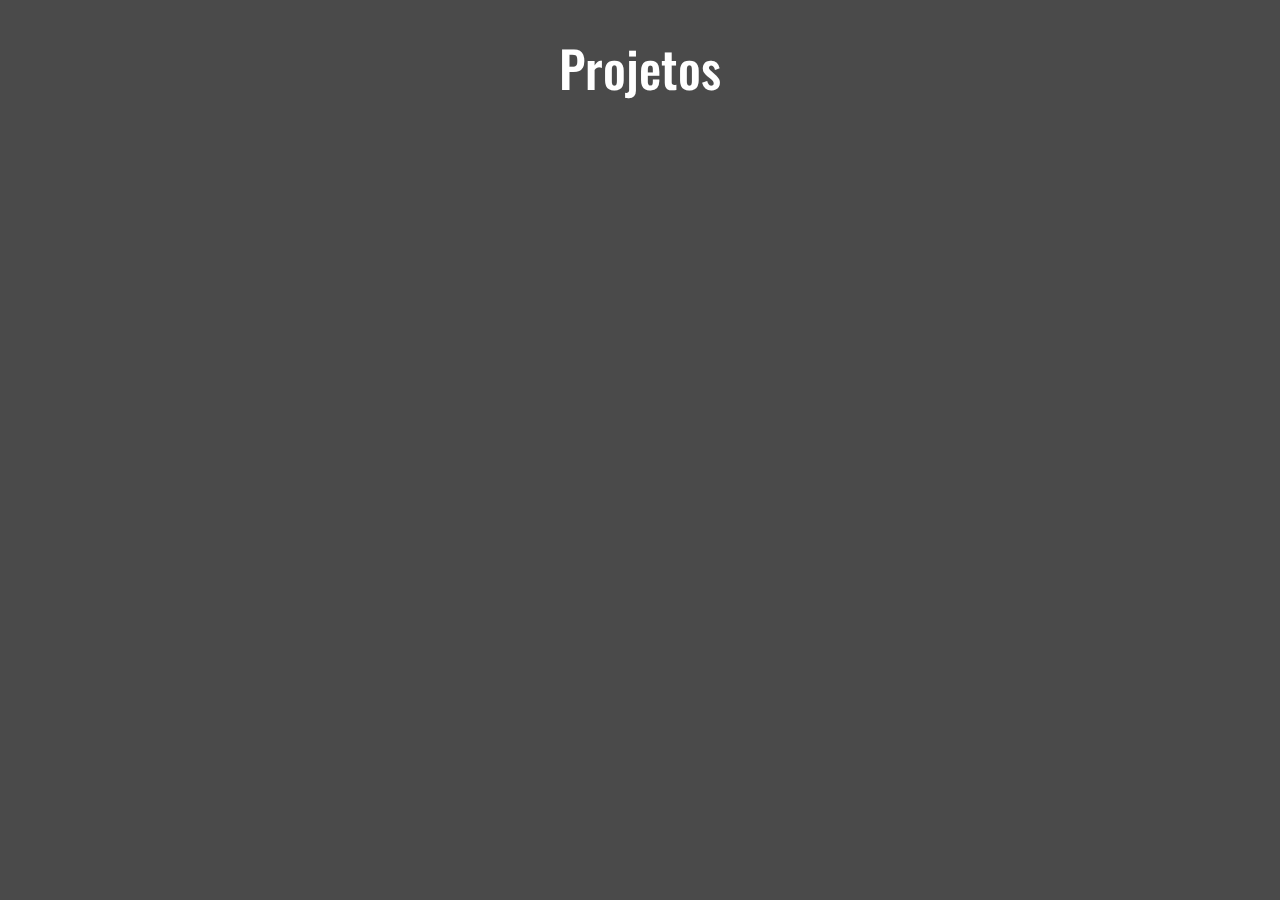
<file: index.html>
<!DOCTYPE html>
<html lang="pt-br">
<head>
    <meta charset="UTF-8">
    <meta name="viewport" content="width: device-width, initial-scale=1">
    <title>Projetos</title>
    <link href="https://fonts.googleapis.com/css?family=Oswald:500" rel="stylesheet">
    <style type="text/css">
    
        body {
            background-color: #4a4a4a;
            text-align: center;
        }
        
        a {
            text-decoration: none;
            color: #fff;
            font-size: 50px;
        }
        
        h3 {
            font-size: 30px;
            font-family: 'Oswald', sans-serif;
            font-weight: 500;
        }
        
        @media (max-width: 500px) {
            a {
                font-size: 100px;
            }
        }
    </style>
</head>
<body>
    <h3><a href="pm-proj004">Projetos</a></h3>
</body>
</html>
</file>
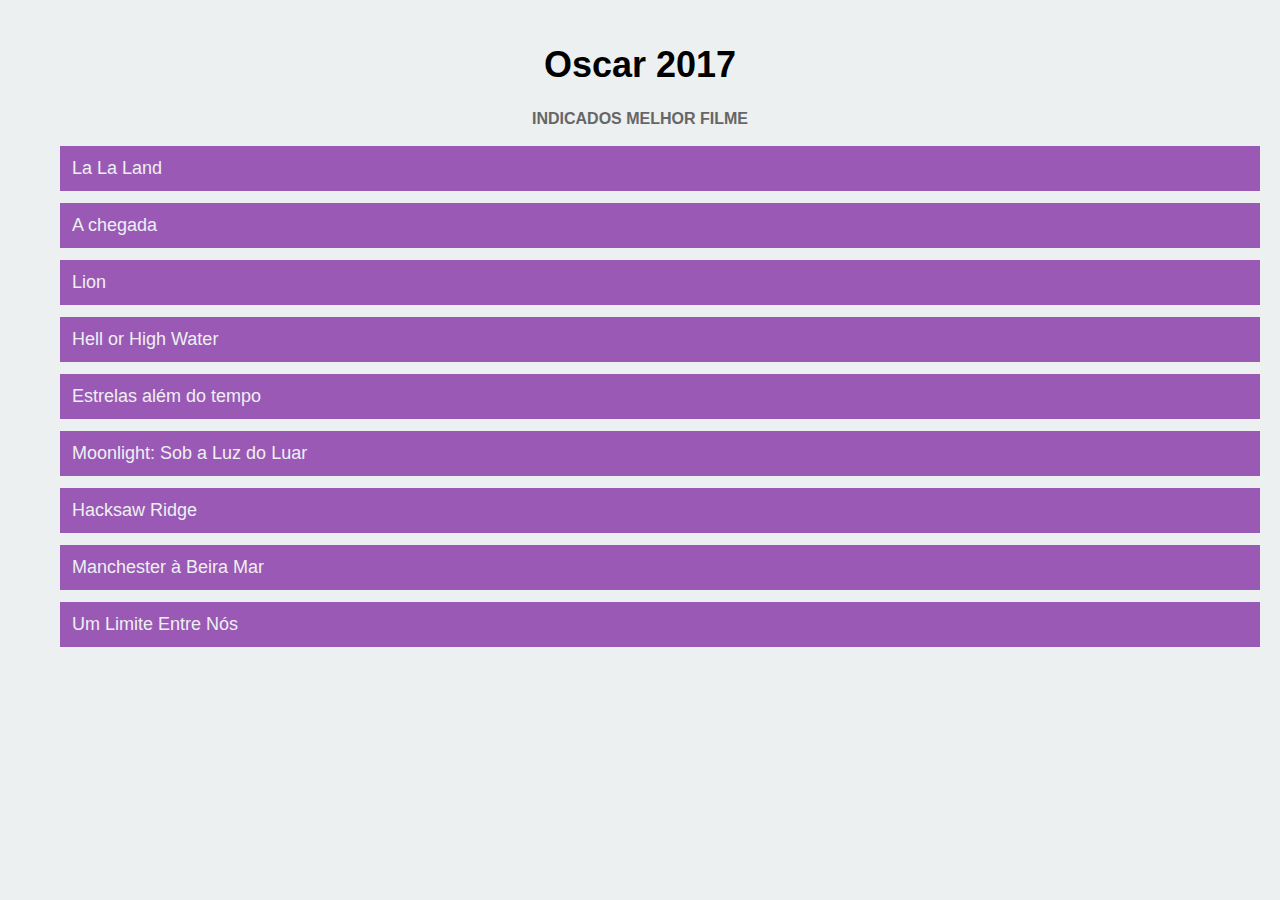
<file: pm-proj001/index.html>
<!DOCTYPE html>
<html lang="en">
<head>
	<meta charset="UTF-8">
	<meta name="viewport" content="width:device-width, initial-scale=1">
	<title>Projeto 001</title>
	<link rel="stylesheet" href="style.css">
</head>
<body>
	<h1>Oscar 2017</h1>
	<h2>Indicados Melhor Filme</h2>

	<ul>
		<li>La La Land</li>
		<li>A chegada</li>
		<li>Lion</li>
		<li>Hell or High Water</li>
		<li>Estrelas além do tempo</li>
		<li>Moonlight: Sob a Luz do Luar</li>
		<li>Hacksaw Ridge</li>
		<li>Manchester à Beira Mar</li>
		<li>Um Limite Entre Nós</li>
	</ul>

</body>
</html>
</file>
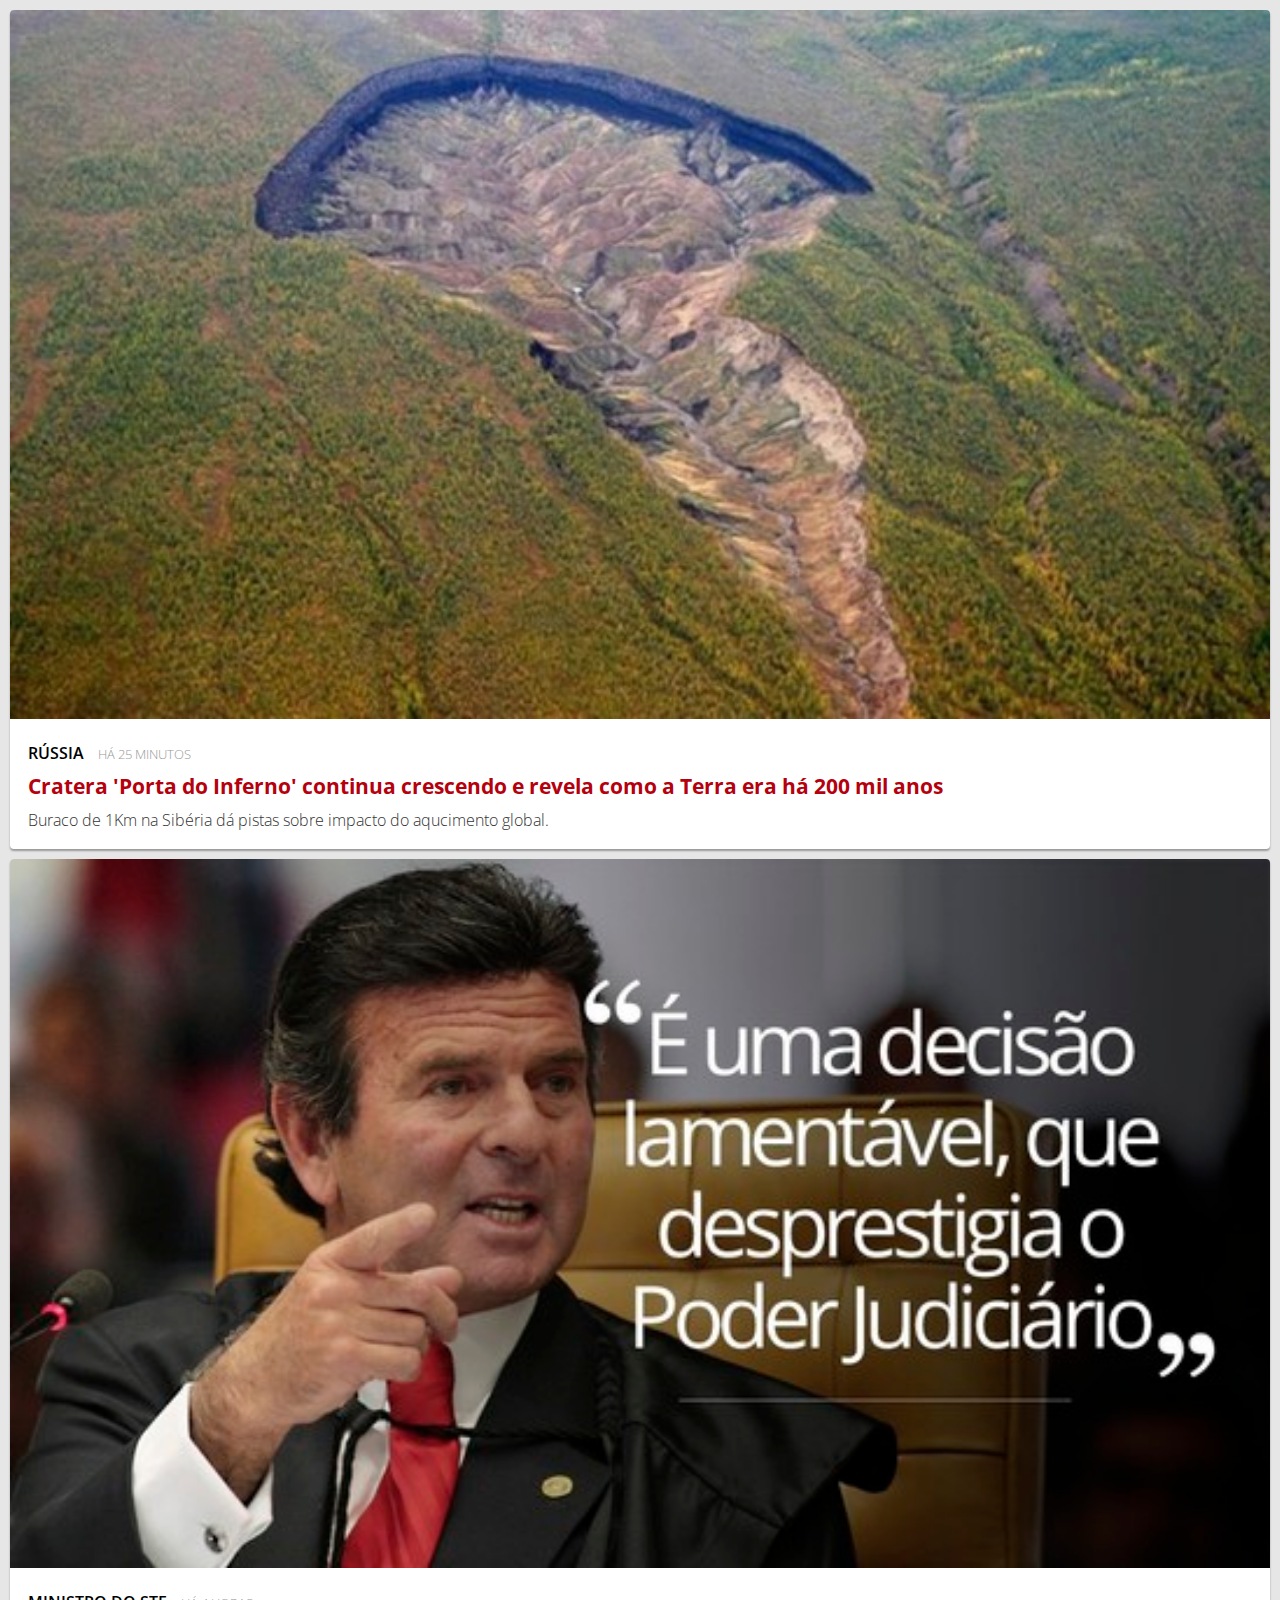
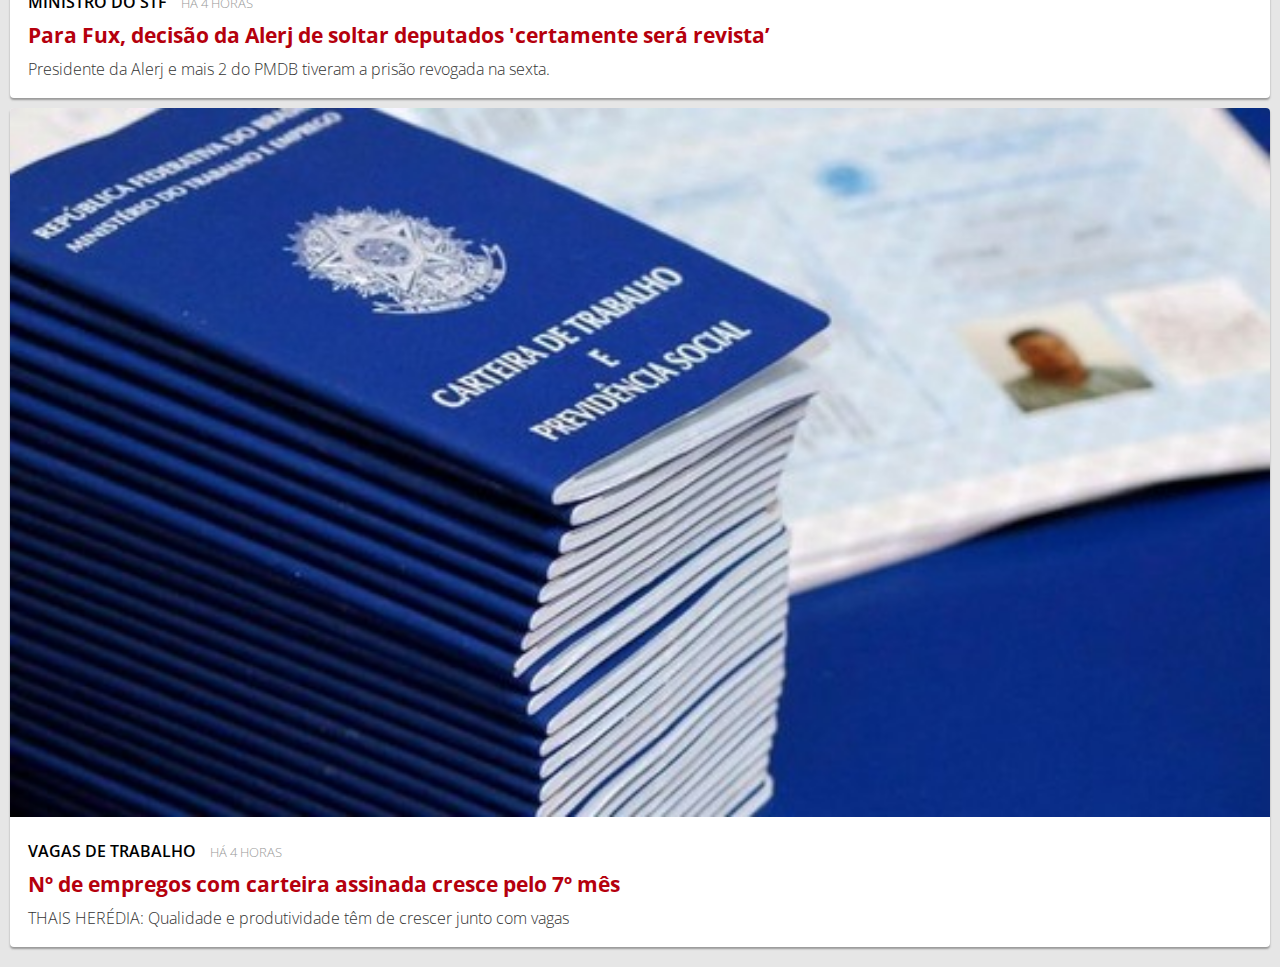
<file: pm-proj002/index.html>
<!DOCTYPE html>
<html lang="en">
<head>
	<meta charset="UTF-8">
	<meta name="viewport" content="width:device-width, initial-scale=1">
	<link rel="stylesheet" href="style.css">
	<link href="https://fonts.googleapis.com/css?family=Open+Sans:300,600,700,800" rel="stylesheet">
	<title>Box G1</title>
</head>
<body>
	
	<div class="noticia">
		<a href="https://g1.globo.com/ciencia-e-saude/noticia/porta-do-inferno-a-gigantesca-cratera-que-continua-crescendo-e-revela-como-a-terra-era-ha-200-mil-anos.ghtml" title="cratera" target="_blank">
			<img src="cratera.jpg" alt="Foto da cratera">
		</a>
	

	<div class="texto">
		<div class="local">
			<span class="onde">Rússia</span>
			<span class="quando"> Há 25 minutos</span>
		</div>

		<h2>
			<a href="https://g1.globo.com/ciencia-e-saude/noticia/porta-do-inferno-a-gigantesca-cratera-que-continua-crescendo-e-revela-como-a-terra-era-ha-200-mil-anos.ghtml" target="_blank">
				Cratera 'Porta do Inferno' continua crescendo e revela como a Terra era há 200 mil anos
			</a>
		</h2>

		<p>
			Buraco de 1Km na Sibéria dá pistas sobre impacto do aqucimento global.
		</p>
        </div>
    </div>
    
    <!--BOX 2-->
    
    <div class="noticia">
		<a href="https://g1.globo.com/politica/noticia/luiz-fux-decisao-da-alerj-de-soltar-deputados-e-promiscua-vulgar-e-certamente-sera-revista-pelo-stf.ghtml" title="cratera" target="_blank">
			<img src="selo_fux.jpg" alt="Foto do Ministro Fux">
		</a>
	

	<div class="texto">
		<div class="local">
			<span class="onde">Ministro do STF</span>
			<span class="quando"> Há 4 horas</span>
		</div>

		<h2>
			<a href="https://g1.globo.com/politica/noticia/luiz-fux-decisao-da-alerj-de-soltar-deputados-e-promiscua-vulgar-e-certamente-sera-revista-pelo-stf.ghtml" target="_blank">
				Para Fux, decisão da Alerj de soltar deputados 'certamente será revista’
			</a>
		</h2>

		<p>
			Presidente da Alerj e mais 2 do PMDB tiveram a prisão revogada na sexta.
		</p>
        </div>
    </div>
    
    <!--BOX 3-->
    
    <div class="noticia">
		<a href="https://g1.globo.com/economia/noticia/no-melhor-mes-de-outubro-em-4-anos-brasil-cria-76-mil-vagas-formais-de-trabalho.ghtml" title="cratera" target="_blank">
			<img src="carteiradetrabalho1.jpg" alt="Foto da cratera">
		</a>
	

	<div class="texto">
		<div class="local">
			<span class="onde">Vagas de trabalho</span>
			<span class="quando"> Há 4 horas</span>
		</div>

		<h2>
			<a href="https://g1.globo.com/economia/noticia/no-melhor-mes-de-outubro-em-4-anos-brasil-cria-76-mil-vagas-formais-de-trabalho.ghtml" target="_blank">
				Nº de empregos com carteira assinada cresce pelo 7º mês
			</a>
		</h2>

		<p>
			THAIS HERÉDIA: Qualidade e produtividade têm de crescer junto com vagas
		</p>
        </div>
    </div>
    
</body>
</html>
</file>
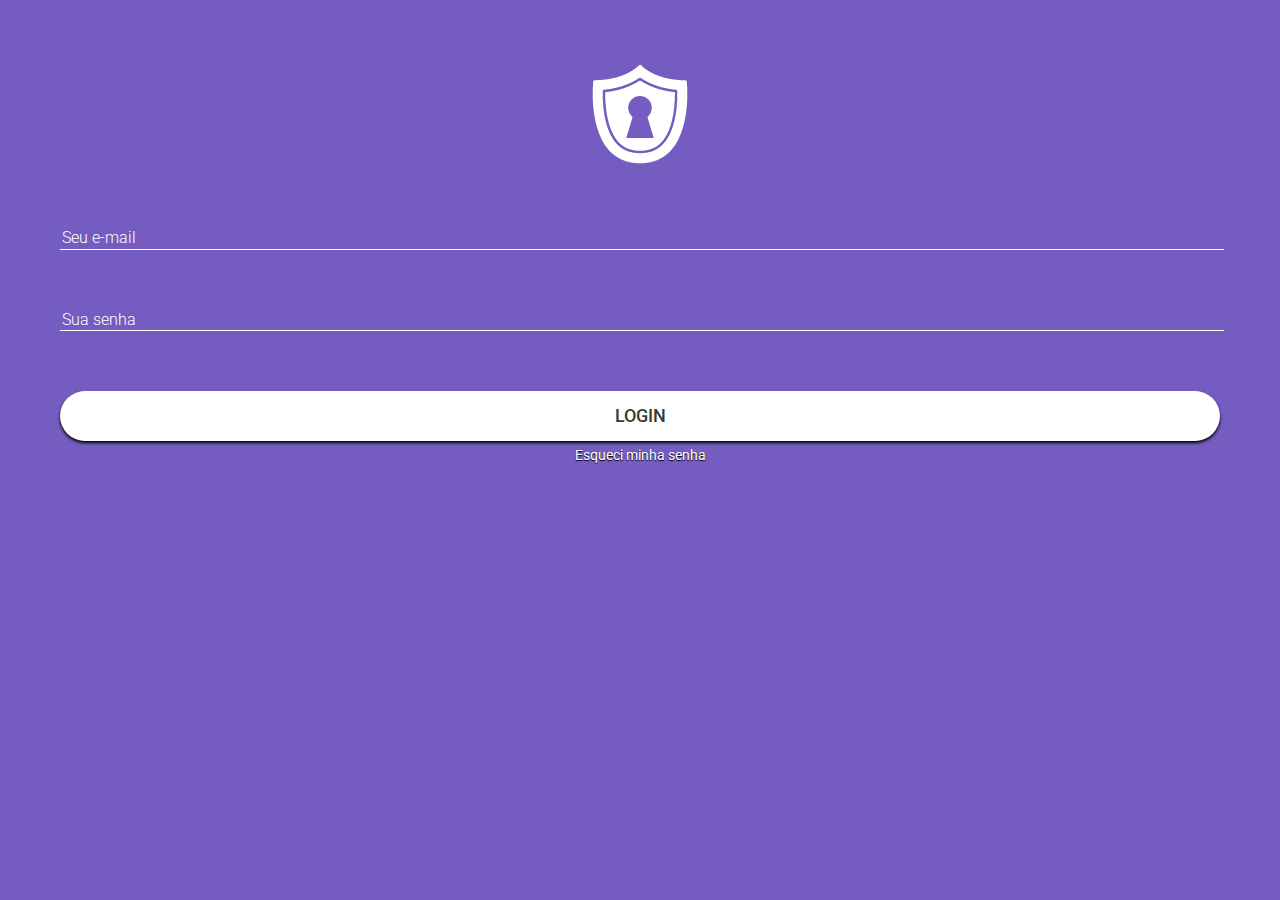
<file: pm-proj003/index.html>
<!DOCTYPE html>
<html lang="pt-br">
<head>
    <meta charset="UTF-8">
    <meta name="viewport" content="width:device-width, initial-scale=1">
    <title>Login</title>
    <link rel="stylesheet" href="normalize.css">
    <link rel="stylesheet" href="style.css">
    <link href="https://fonts.googleapis.com/css?family=Roboto:300,400,500" rel="stylesheet">
</head>
<body>
    <img src="logo.png" alt="Logo da empresa">
    
    <form action="">
        <input type="email" placeholder="Seu e-mail">
        <input type="password" placeholder="Sua senha">
        <button>Login</button>
    </form>
    
    <a href="senha.html">Esqueci minha senha</a>
</body>
</html>
</file>
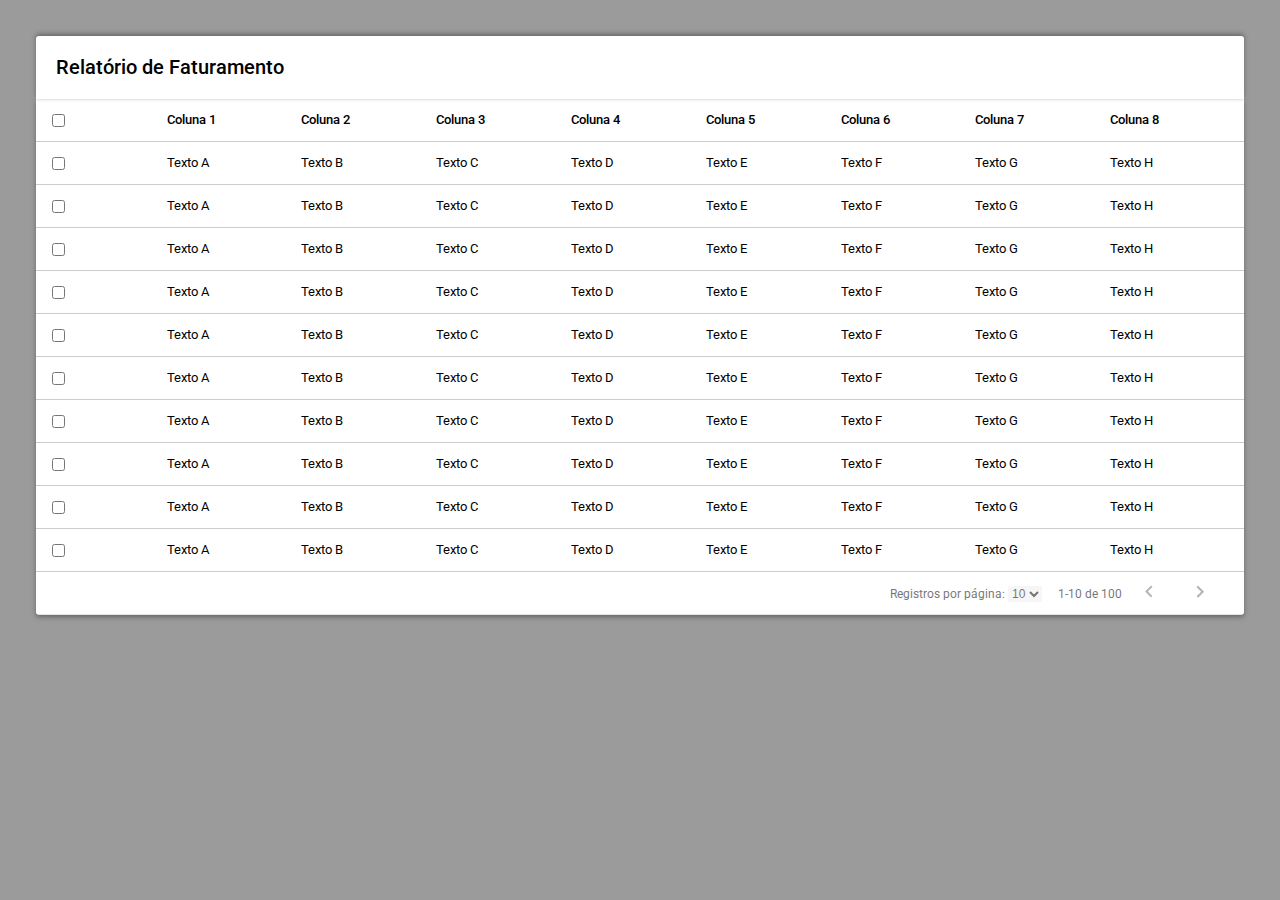
<file: pm-proj005/index.html>
<!DOCTYPE html>
<html lang="pt-br">
<head>
    <meta charset="UTF-8">
    <meta name="viewport" content="width:device-width, initial-scale=1">
    <title>Tabela</title>
    <link rel="stylesheet" href="normalize.css">
    <link href="https://fonts.googleapis.com/css?family=Roboto:400,500" rel="stylesheet">
    <link rel="stylesheet" href="style.css">
</head>
<body>
    <table>
        <caption>Relatório de Faturamento</caption>
    
    <thead>
        <td><input type="checkbox"></td>
        <th>Coluna 1</th>
        <th>Coluna 2</th>
        <th>Coluna 3</th>
        <th>Coluna 4</th>
        <th>Coluna 5</th>
        <th>Coluna 6</th>
        <th>Coluna 7</th>
        <th>Coluna 8</th>
    </thead>
    
    <tbody>
         <tr>
            <td><input type="checkbox"></td>
            <td>Texto A</td>
            <td>Texto B</td>
            <td>Texto C</td>
            <td>Texto D</td>
            <td>Texto E</td>
            <td>Texto F</td>
            <td>Texto G</td>
            <td>Texto H</td>
         </tr>
       
        <tr>
            <td><input type="checkbox"></td>
            <td>Texto A</td>
            <td>Texto B</td>
            <td>Texto C</td>
            <td>Texto D</td>
            <td>Texto E</td>
            <td>Texto F</td>
            <td>Texto G</td>
            <td>Texto H</td>
        </tr>
        
        <tr>
            <td><input type="checkbox"></td>
            <td>Texto A</td>
            <td>Texto B</td>
            <td>Texto C</td>
            <td>Texto D</td>
            <td>Texto E</td>
            <td>Texto F</td>
            <td>Texto G</td>
            <td>Texto H</td>
        </tr>
        
        <tr>
            <td><input type="checkbox"></td>
            <td>Texto A</td>
            <td>Texto B</td>
            <td>Texto C</td>
            <td>Texto D</td>
            <td>Texto E</td>
            <td>Texto F</td>
            <td>Texto G</td>
            <td>Texto H</td>
        </tr>
        
        <tr>
            <td><input type="checkbox"></td>
            <td>Texto A</td>
            <td>Texto B</td>
            <td>Texto C</td>
            <td>Texto D</td>
            <td>Texto E</td>
            <td>Texto F</td>
            <td>Texto G</td>
            <td>Texto H</td>
        </tr>
        
        <tr>
            <td><input type="checkbox"></td>
            <td>Texto A</td>
            <td>Texto B</td>
            <td>Texto C</td>
            <td>Texto D</td>
            <td>Texto E</td>
            <td>Texto F</td>
            <td>Texto G</td>
            <td>Texto H</td>
        </tr>
        
        <tr>
            <td><input type="checkbox"></td>
            <td>Texto A</td>
            <td>Texto B</td>
            <td>Texto C</td>
            <td>Texto D</td>
            <td>Texto E</td>
            <td>Texto F</td>
            <td>Texto G</td>
            <td>Texto H</td>
        </tr>
        
        <tr>
            <td><input type="checkbox"></td>
            <td>Texto A</td>
            <td>Texto B</td>
            <td>Texto C</td>
            <td>Texto D</td>
            <td>Texto E</td>
            <td>Texto F</td>
            <td>Texto G</td>
            <td>Texto H</td>
        </tr>
        
        <tr>
            <td><input type="checkbox"></td>
            <td>Texto A</td>
            <td>Texto B</td>
            <td>Texto C</td>
            <td>Texto D</td>
            <td>Texto E</td>
            <td>Texto F</td>
            <td>Texto G</td>
            <td>Texto H</td>
        </tr>
        
        <tr>
            <td><input type="checkbox"></td>
            <td>Texto A</td>
            <td>Texto B</td>
            <td>Texto C</td>
            <td>Texto D</td>
            <td>Texto E</td>
            <td>Texto F</td>
            <td>Texto G</td>
            <td>Texto H</td>
        </tr>   
    </tbody>
   
    <tfoot>
        <tr>
            <td colspan="9">
                Registros por página:
   
                   <select>
                       <option>10</option>
                       <option>20</option>
                       <option>50</option>
                   </select>
           <span>1-10 de 100</span>
           
           <img src="arrow-l.png">
           <img src="arrow-r.png">
           
        </td>
      </tr>
    </tfoot>
    </table>
</body>
</html>
</file>
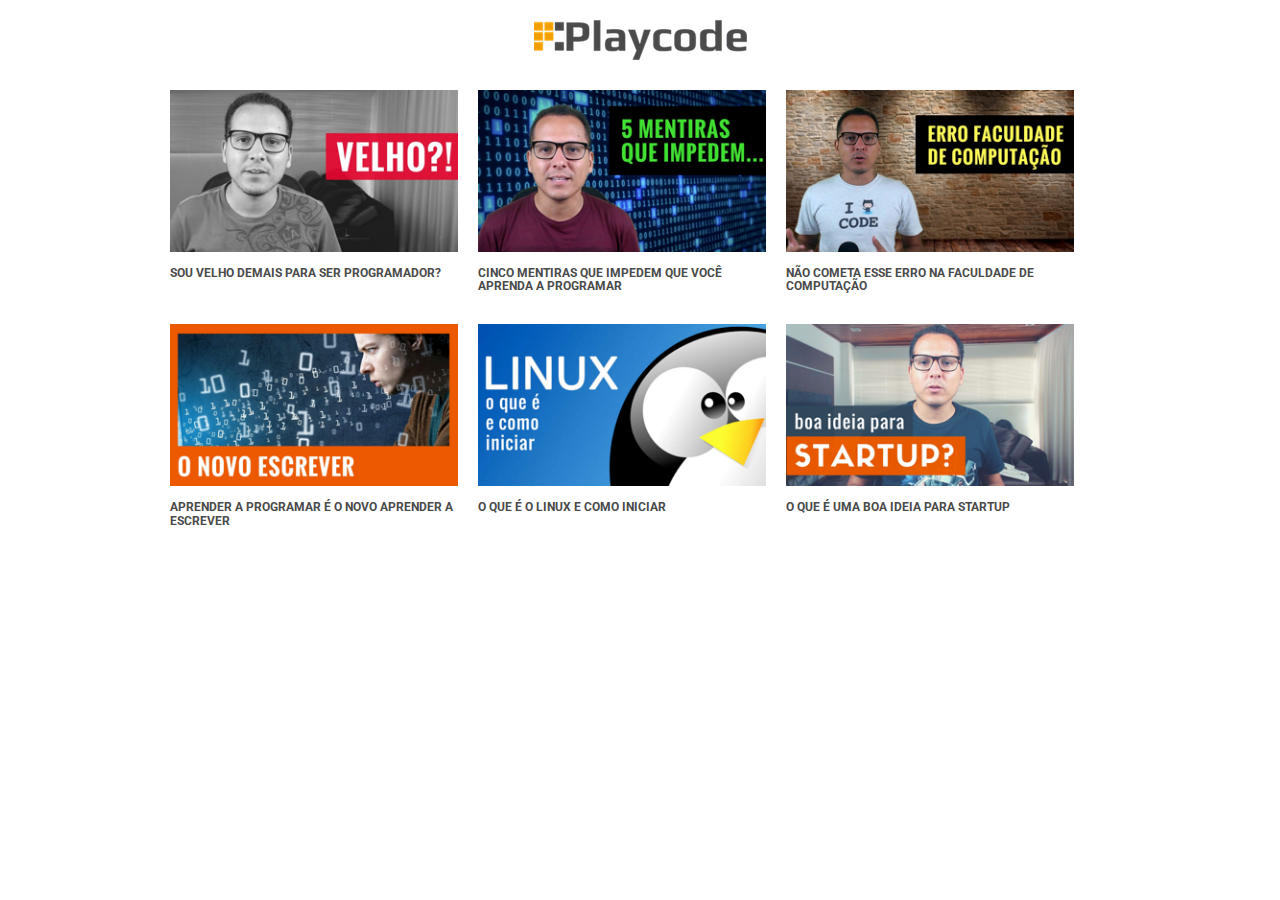
<file: pm-proj006/index.html>
<!DOCTYPE html>
<html lang="en">
<head>
    <meta charset="UTF-8">
    <meta name="viewport" content="width:device-width, initial-scale=1">
    <link rel="stylesheet" href="normalize.css">
    <link href="https://fonts.googleapis.com/css?family=Roboto:500" rel="stylesheet">
    <link rel="stylesheet" href="style-mobile.css">
    <title>Projeto 006</title>
</head>
<body>
   <div class="container">
    <img class="logo" src="logo.png">
    
    <div class="card">
       <a href="https://playcode.com.br/duvidas/velho-programador/">
           <img src="card1.png">
       </a>
        
       <a href="https://playcode.com.br/duvidas/velho-programador/">
           <h2>Sou velho demais para ser programador?</h2>
       </a>
    </div>
    
    <div class="card">
       <a href="https://playcode.com.br/iniciantes/5-mentiras-impedem-voce-aprenda-programar/">
           <img src="card2.png">
       </a>
        
       <a href="https://playcode.com.br/iniciantes/5-mentiras-impedem-voce-aprenda-programar/">
           <h2>Cinco mentiras que impedem que você aprenda a programar</h2>
       </a>
    </div>
    
    <div class="card">
       <a href="https://www.youtube.com/watch?v=3dGLXISRB-g">
           <img src="card3.png">
       </a>
        
       <a href="https://www.youtube.com/watch?v=3dGLXISRB-g">
           <h2>Não cometa esse erro na faculdade de computação</h2>
       </a>
    </div>
    
    <div class="card">
       <a href="https://www.youtube.com/watch?v=OKBVv-N4yCQ">
           <img src="card4.png">
       </a>
        
       <a href="https://www.youtube.com/watch?v=OKBVv-N4yCQ">
           <h2>Aprender a programar é o novo aprender a escrever</h2>
       </a>
    </div>
    
    <div class="card">
       <a href="https://www.youtube.com/watch?v=Agad8YgsKUA">
           <img src="card5.png">
       </a>
        
       <a href="https://www.youtube.com/watch?v=Agad8YgsKUA">
           <h2>O que é o Linux e como iniciar</h2>
       </a>
    </div>
    
    <div class="card">
       <a href="https://www.youtube.com/watch?v=RvNv6l4AFGE">
           <img src="card6.png">
       </a>
        
       <a href="https://www.youtube.com/watch?v=RvNv6l4AFGE">
           <h2>O que é uma boa ideia para Startup</h2>
       </a>
    </div>
  </div>
</body>
</html>
</file>
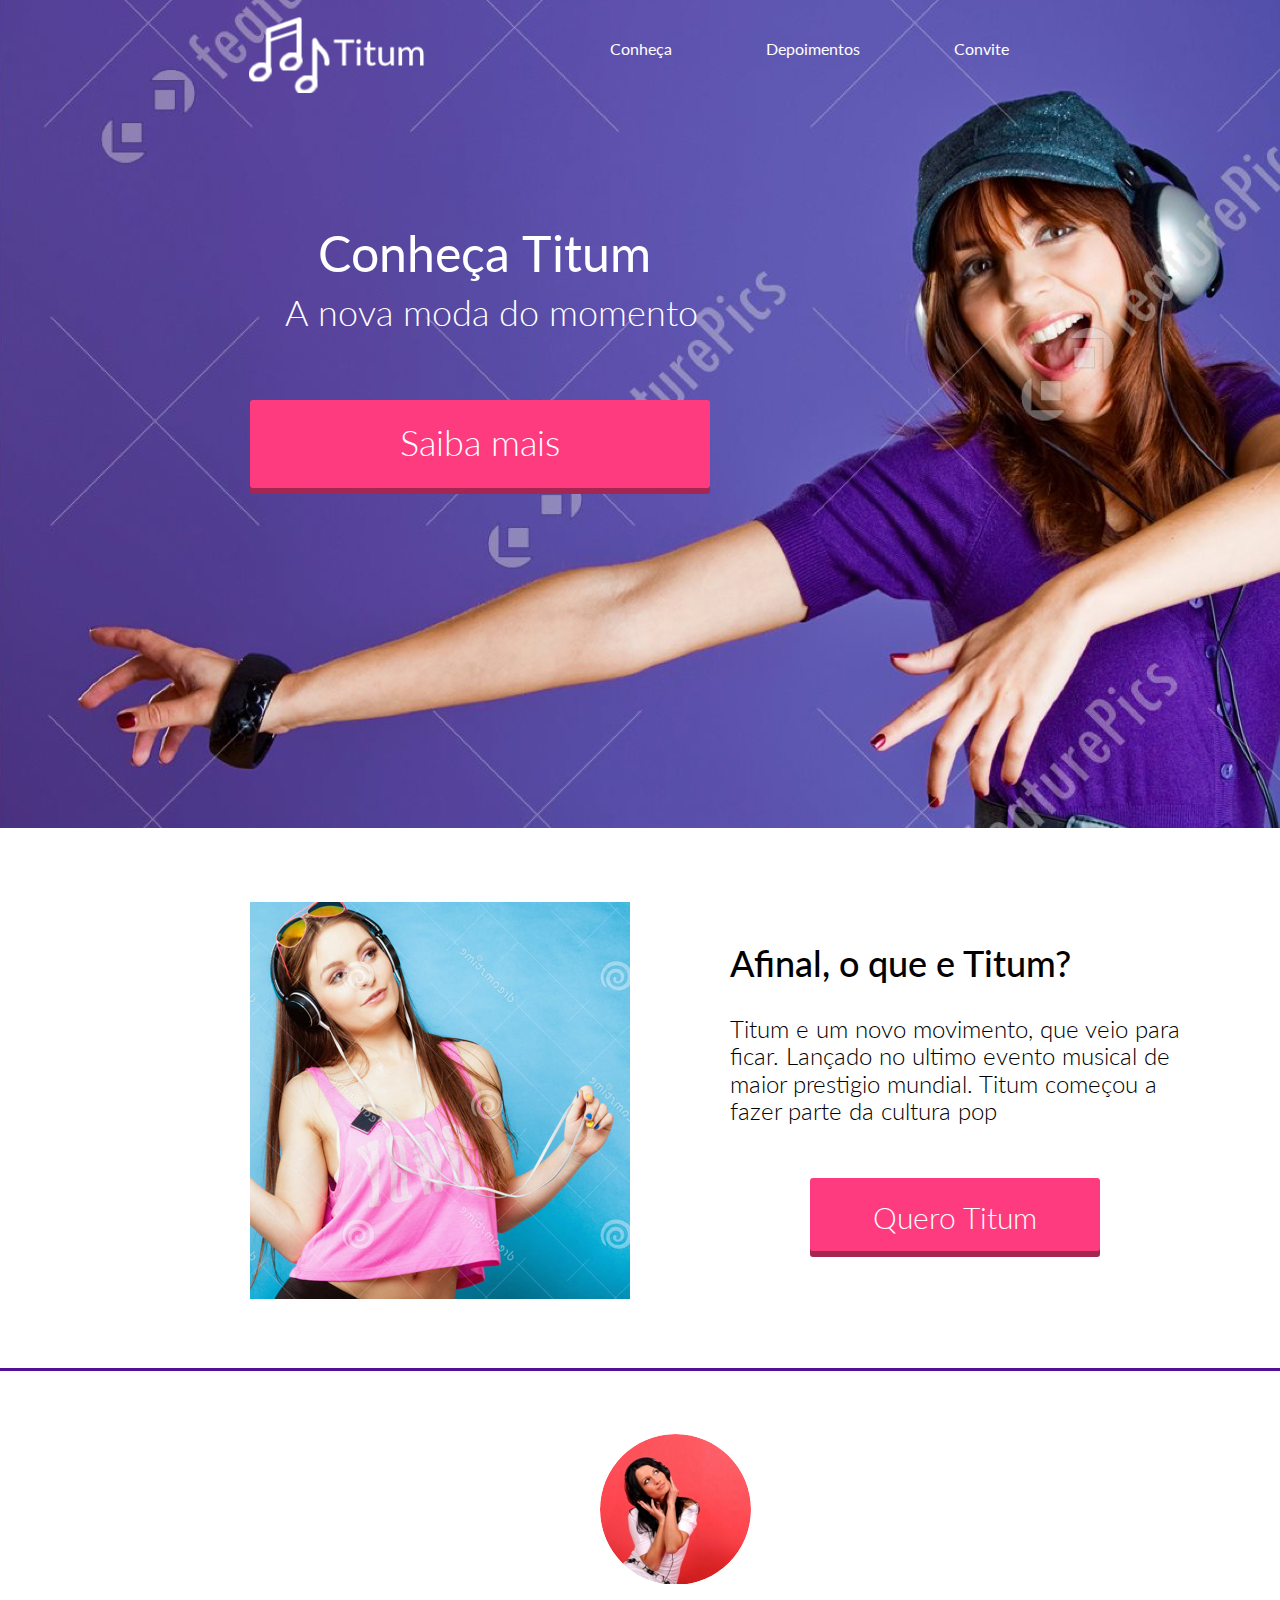
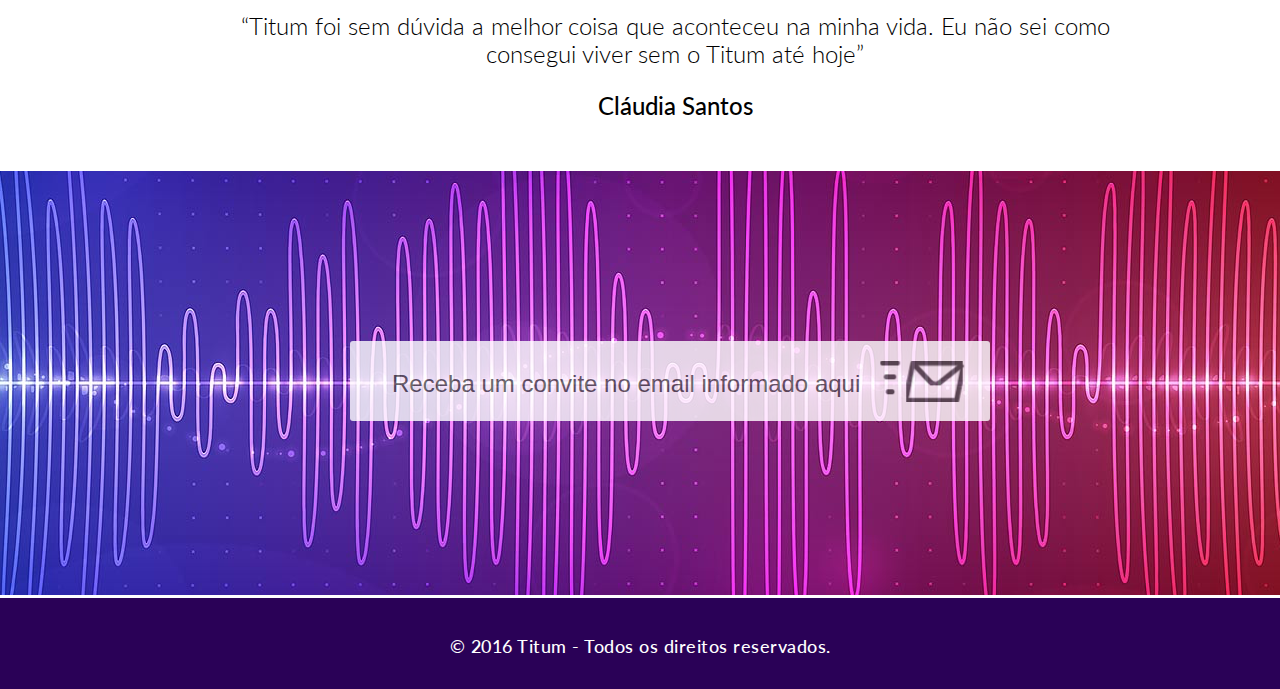
<file: pm-proj007/index.html>
<!DOCTYPE html>
<html lang="pt-br">
<head>
    <meta charset="UTF-8">
    <meta name="viewport" content="width:device-width, initial-scale=1">
    <link rel="stylesheet" href="normalize.css">
    <link rel="stylesheet" href="style.css">
    <link href="https://fonts.googleapis.com/css?family=Lato:300,400" rel="stylesheet">
    <title>Titum</title>
</head>
<body>
   <section id="sec1">
    <header>
        <nav>
           <h1>
           <span>Titum</span>
           </h1>
            <ul>
               <a href="#sec2"><li>Conheça</li></a>
               <a href="#sec3"><li>Depoimentos</li></a> 
               <a href="#sec4"><li class="botao">Convite</li></a>
            </ul>
            
            <h3>Conheça Titum</h3>
            <p>A nova moda do momento</p>
            
            <div class="saiba">
                <h2>Saiba mais</h2>
            </div>
        </nav>
    </header>
   </section>
   
   <section id="sec2">
       <img src="/pm-proj007/images/img-sec2.png">
       <nav class="texto">
           <h2>Afinal, o que e Titum?</h2>
           <p>Titum e um novo movimento, que veio para ficar. Lançado no ultimo evento musical de maior prestigio mundial. Titum começou a fazer parte da cultura pop</p>
       </nav>
       
       <div class="quero">
                <h2>Quero Titum</h2>
            </div>
        
   </section>
   
   <section id="sec3">
       <img src="/pm-proj007/images/img-sec3.png">
       
       <nav class="texto">
           <p>“Titum foi sem dúvida a melhor coisa que aconteceu na minha vida. Eu não sei como consegui viver sem o Titum até hoje”</p>
           <h2>Cláudia Santos</h2>
       </nav>
   </section>
   
   <section id="sec4">
      <div class="mail">
          <form action="">
           <input type="e-mail" placeholder="Receba um convite no email informado aqui">
           <button></button>
       </form>
      </div>
   </section>
   
   <section id="sec5">
       <p>© 2016 Titum - Todos os direitos reservados.</p>
   </section>
</body>
</html>
</file>
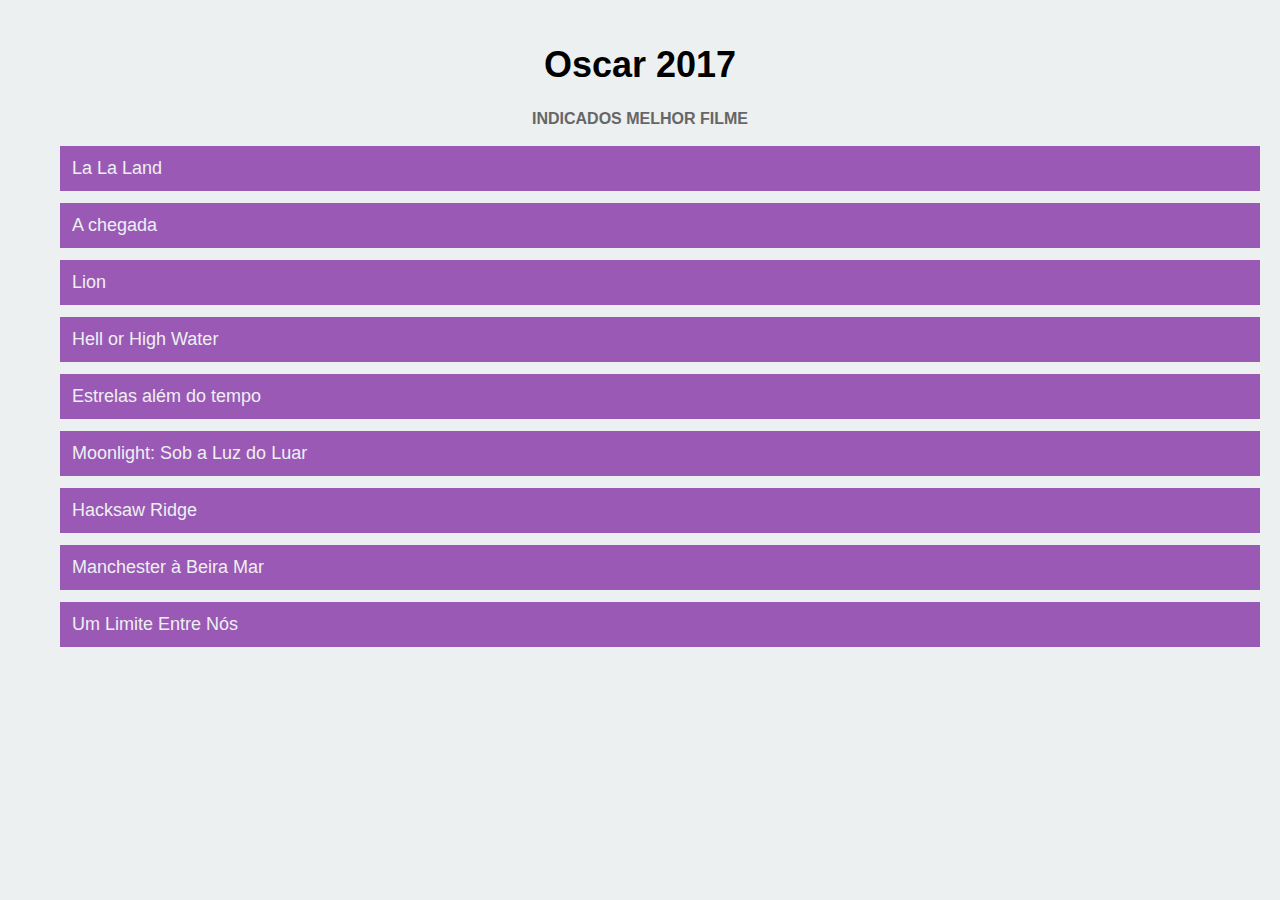
<file: pm-proj001/lista.html>
<!DOCTYPE html>
<html lang="en">
<head>
	<meta charset="UTF-8">
	<title>Projeto 001</title>
	<link rel="stylesheet" href="style.css">
</head>
<body>
	<h1>Oscar 2017</h1>
	<h2>Indicados Melhor Filme</h2>

	<ul>
		<li>La La Land</li>
		<li>A chegada</li>
		<li>Lion</li>
		<li>Hell or High Water</li>
		<li>Estrelas além do tempo</li>
		<li>Moonlight: Sob a Luz do Luar</li>
		<li>Hacksaw Ridge</li>
		<li>Manchester à Beira Mar</li>
		<li>Um Limite Entre Nós</li>
	</ul>

</body>
</html>
</file>
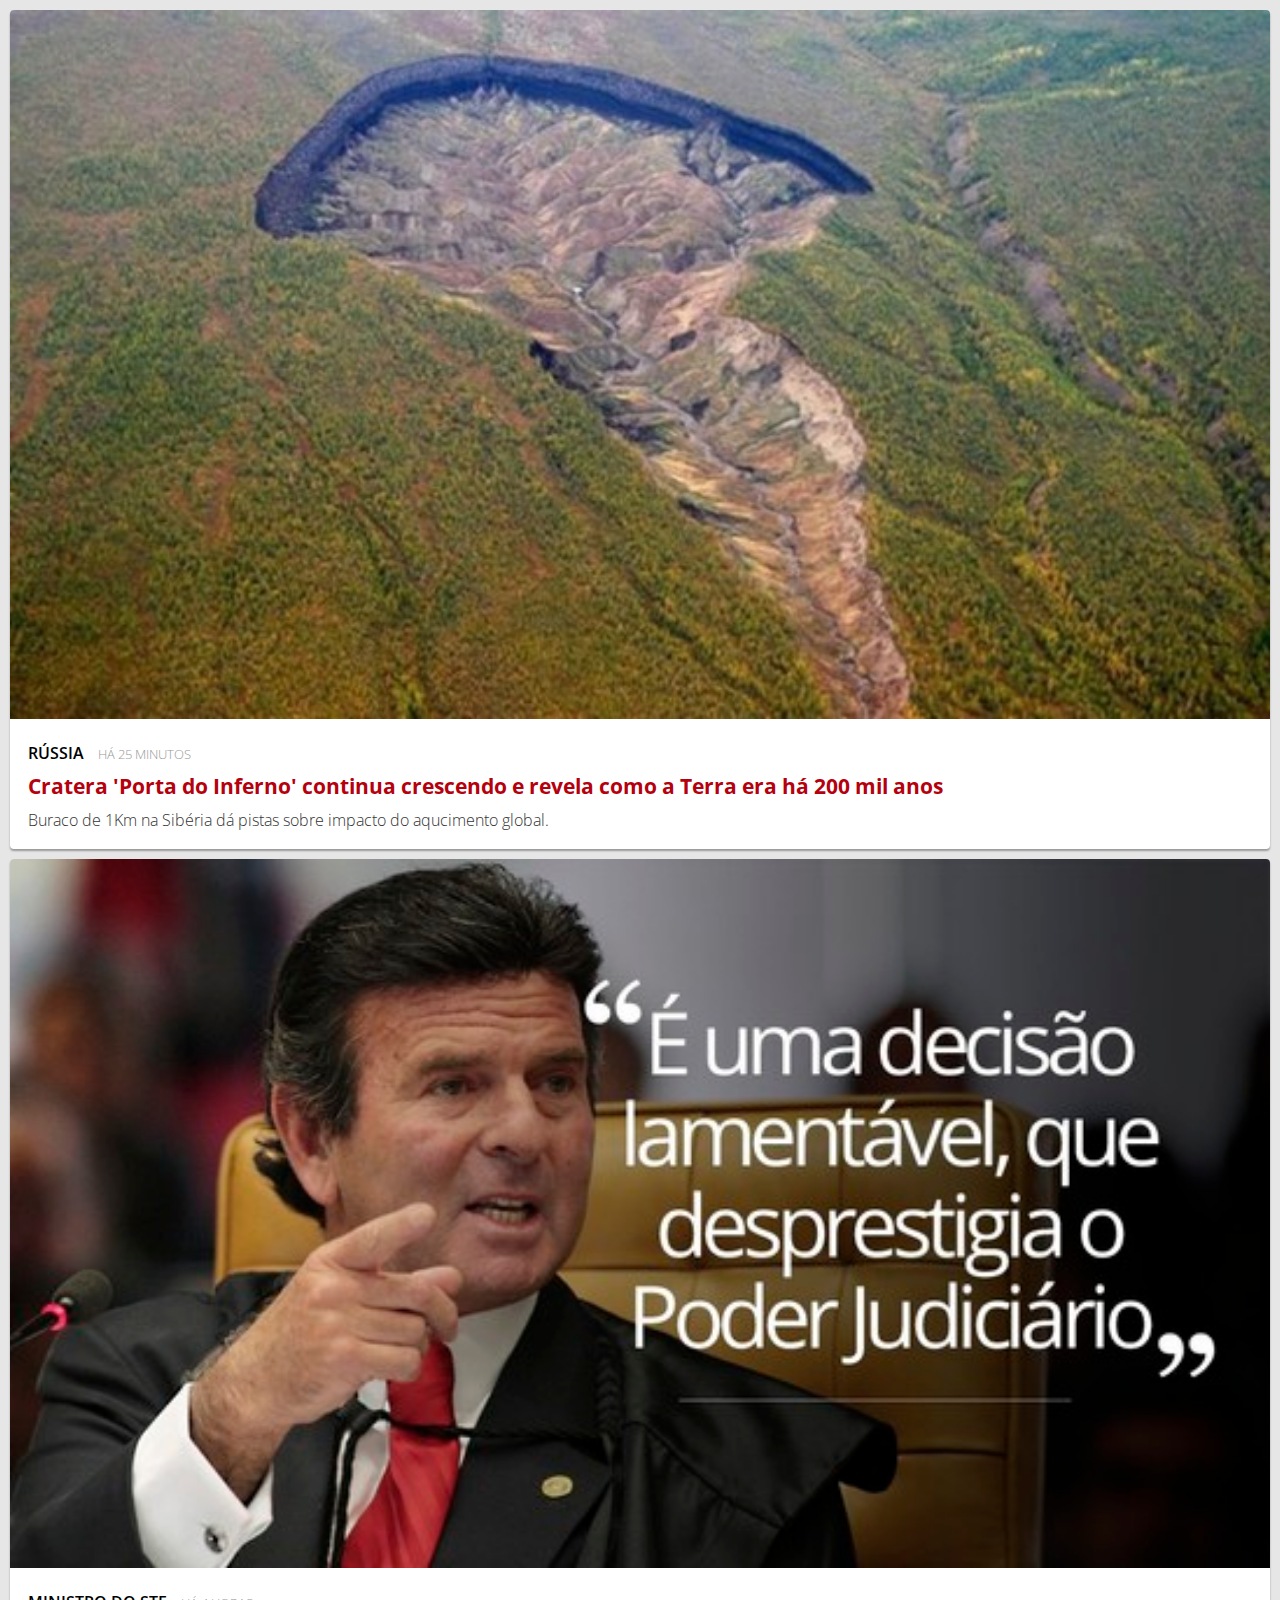
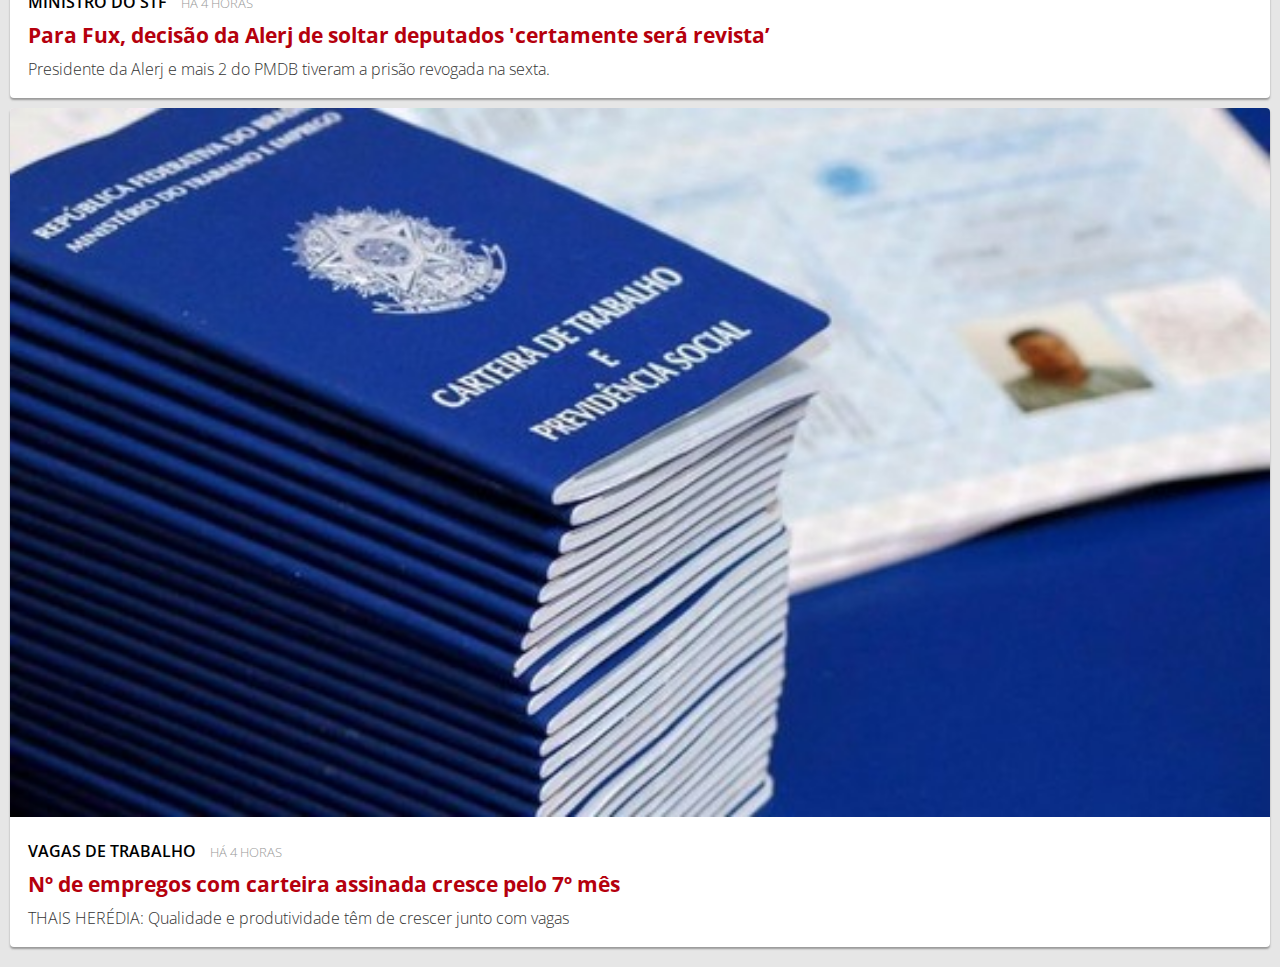
<file: pm-proj002/box-noticias.html>
<!DOCTYPE html>
<html lang="en">
<head>
	<meta charset="UTF-8">
	<link rel="stylesheet" href="style.css">
	<link href="https://fonts.googleapis.com/css?family=Open+Sans:300,600,700,800" rel="stylesheet">
	<title>Box G1</title>
</head>
<body>
	
	<div class="noticia">
		<a href="https://g1.globo.com/ciencia-e-saude/noticia/porta-do-inferno-a-gigantesca-cratera-que-continua-crescendo-e-revela-como-a-terra-era-ha-200-mil-anos.ghtml" title="cratera" target="_blank">
			<img src="cratera.jpg" alt="Foto da cratera">
		</a>
	

	<div class="texto">
		<div class="local">
			<span class="onde">Rússia</span>
			<span class="quando"> Há 25 minutos</span>
		</div>

		<h2>
			<a href="https://g1.globo.com/ciencia-e-saude/noticia/porta-do-inferno-a-gigantesca-cratera-que-continua-crescendo-e-revela-como-a-terra-era-ha-200-mil-anos.ghtml" target="_blank">
				Cratera 'Porta do Inferno' continua crescendo e revela como a Terra era há 200 mil anos
			</a>
		</h2>

		<p>
			Buraco de 1Km na Sibéria dá pistas sobre impacto do aqucimento global.
		</p>
        </div>
    </div>
    
    <!--BOX 2-->
    
    <div class="noticia">
		<a href="https://g1.globo.com/politica/noticia/luiz-fux-decisao-da-alerj-de-soltar-deputados-e-promiscua-vulgar-e-certamente-sera-revista-pelo-stf.ghtml" title="cratera" target="_blank">
			<img src="selo_fux.jpg" alt="Foto do Ministro Fux">
		</a>
	

	<div class="texto">
		<div class="local">
			<span class="onde">Ministro do STF</span>
			<span class="quando"> Há 4 horas</span>
		</div>

		<h2>
			<a href="https://g1.globo.com/politica/noticia/luiz-fux-decisao-da-alerj-de-soltar-deputados-e-promiscua-vulgar-e-certamente-sera-revista-pelo-stf.ghtml" target="_blank">
				Para Fux, decisão da Alerj de soltar deputados 'certamente será revista’
			</a>
		</h2>

		<p>
			Presidente da Alerj e mais 2 do PMDB tiveram a prisão revogada na sexta.
		</p>
        </div>
    </div>
    
    <!--BOX 3-->
    
    <div class="noticia">
		<a href="https://g1.globo.com/economia/noticia/no-melhor-mes-de-outubro-em-4-anos-brasil-cria-76-mil-vagas-formais-de-trabalho.ghtml" title="cratera" target="_blank">
			<img src="carteiradetrabalho1.jpg" alt="Foto da cratera">
		</a>
	

	<div class="texto">
		<div class="local">
			<span class="onde">Vagas de trabalho</span>
			<span class="quando"> Há 4 horas</span>
		</div>

		<h2>
			<a href="https://g1.globo.com/economia/noticia/no-melhor-mes-de-outubro-em-4-anos-brasil-cria-76-mil-vagas-formais-de-trabalho.ghtml" target="_blank">
				Nº de empregos com carteira assinada cresce pelo 7º mês
			</a>
		</h2>

		<p>
			THAIS HERÉDIA: Qualidade e produtividade têm de crescer junto com vagas
		</p>
        </div>
    </div>
    
</body>
</html>
</file>
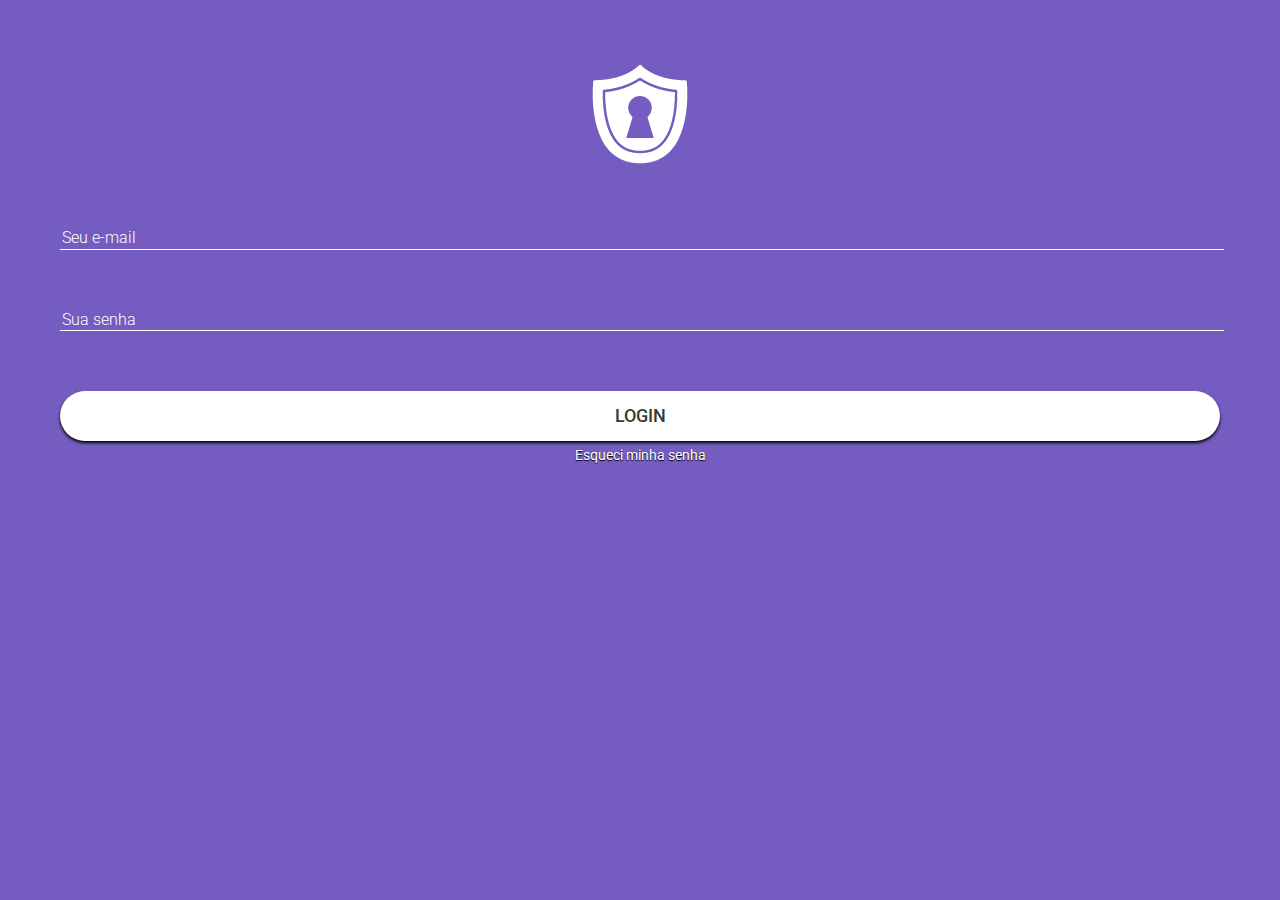
<file: pm-proj003/login.html>
<!DOCTYPE html>
<html lang="pt-br">
<head>
    <meta charset="UTF-8">
    <title>Login</title>
    <link rel="stylesheet" href="normalize.css">
    <link rel="stylesheet" href="style.css">
    <link href="https://fonts.googleapis.com/css?family=Roboto:300,400,500" rel="stylesheet">
</head>
<body>
    <img src="logo.png" alt="Logo da empresa">
    
    <form action="">
        <input type="email" placeholder="Seu e-mail">
        <input type="password" placeholder="Sua senha">
        <button>Login</button>
    </form>
    
    <a href="senha.html">Esqueci minha senha</a>
</body>
</html>
</file>
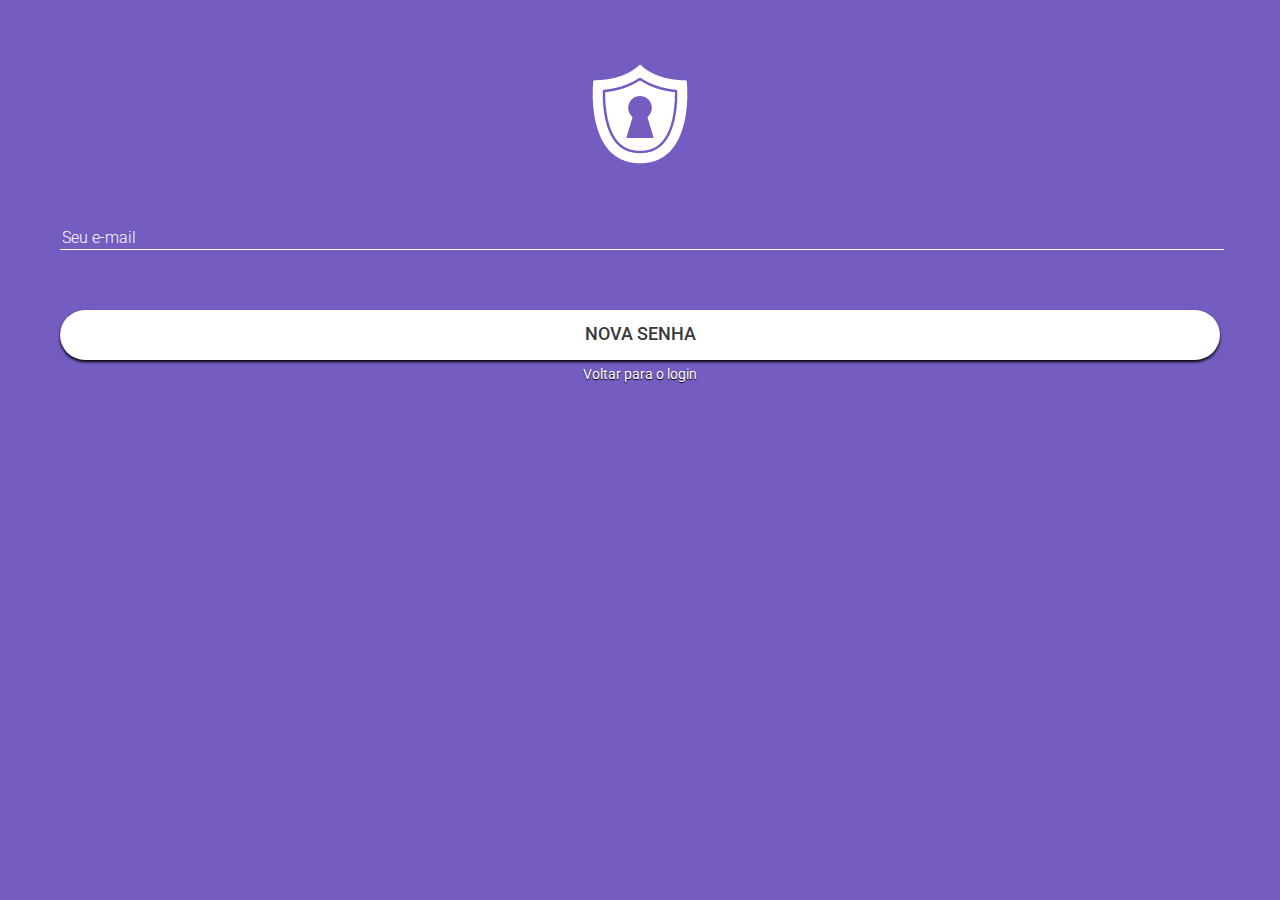
<file: pm-proj003/senha.html>
<!DOCTYPE html>
<html lang="pt-br">
<head>
    <meta charset="UTF-8">
    <title>Recuperar senha</title>
    <link rel="stylesheet" href="normalize.css">
    <link rel="stylesheet" href="style.css">
    <link href="https://fonts.googleapis.com/css?family=Roboto:300,400,500" rel="stylesheet">
</head>
<body>
    <img src="logo.png" alt="Logo da empresa">
    
    <form action="">
        <input type="email" placeholder="Seu e-mail">
        <button>Nova senha</button>
    </form>
    
    <a href="Login.html">Voltar para o login</a>
</body>
</html>
</file>
<file: pm-proj001/style.css>
body{
	background-color: #ecf0f1;
	font-family: Arial;
	padding: 12px;
	font-size: 18px;
	}

h1, h2{
	text-align: center;
}

h2{
	text-transform: uppercase;
	color: #666;
	font-size: 16px;
}

li{
	list-style-type: none;
	background: #9b59b6;
	padding: 12px;
	color: #ecf0f1;
	margin-bottom: 12px;
}
</file>
<file: pm-proj002/style.css>
*{
    margin: 0;
    padding: 0;
}

body{
    background-color: #e6e6e6;
    padding: 10px;
    font-family: 'Open Sans', sans-serif;
}

.noticia{
    background-color: #fff;
    border-radius: 4px;
    box-shadow: 0 2px 2px #999;
    margin-bottom: 10px;
}

.noticia img{
    width: 100%;
    border-radius: 4px 4px 0 0;
}

.noticia .texto{
    padding: 18px;
}

.noticia .texto .local{
    margin-bottom: 10px;
    text-transform: uppercase;
}

.noticia h2{
    margin-bottom: 10px;
    font-size: 21px;
    line-height: 25px;
}

.noticia h2 a{
    text-decoration: none;
    color: #b5000d;
}

.noticia .onde{
    font-weight: 600;
    color: black;
}

.noticia .quando{
   font-size: 13px;    
   font-weight: 300;
   color: #999999;
   margin-left: 10px;    
}

.noticia p{
    font-weight: 300;
    color: #333333;
}
</file>
<file: pm-proj003/style.css>
body {
    background-color: #745cc1;
    text-align: center;
    webkit-font-smoothing: antialiased;
}

img {
    margin-top: 64px;
}

input {
    display: block;
    width: 100%;
    margin-bottom: 60px;
    background-color: transparent;
    border: none;
    border-bottom: 1px solid #fff;
    font-family: 'Roboto', sans-serif;
    color: #fff;
}

::-webkit-input-placeholder {  
    color: #fff;
    font-family: 'Roboto', sans-serif;
    font-weight: 300;
}

form {
    padding: 60px 60px 5px 60px;
}

button {
    width: 100%;
    height: 50px;
    border-radius: 40px;
    background-color: #fff;
    border: none;
    box-shadow: 0 2px 3px #000;
    font-size: 18px;
    color: #39393a;
    text-transform: uppercase;
    font-family: 'Roboto', sans-serif;
    font-weight: 500;
}

a {
    text-decoration: none;
    font-size: 14px;
    color: #fff;
    text-shadow: 0 1px 1px #000;
    font-family: 'Roboto', sans-serif;
    font-weight: 400;
}
</file>
<file: pm-proj005/style.css>
body {
    background-color: #9b9b9b;
    padding: 36px;
}

table {
    width: 100%;
    background-color: #fff;
    border-spacing: 0;
    border-radius: 0 0 3px 3px;
    box-shadow: 0 2px 5px #666;
}

table caption {
    font-family: 'Roboto', sans-serif;
    font-size: 20px;
    font-weight: 500;
    padding: 20px;
    text-align: left;
    background-color: #fff;
    border-radius: 3px 3px 0 0;
    box-shadow: 0 -2px 5px #666;
}

table th {
    font-family: 'Roboto', sans-serif;
    font-size: 13px;
    font-weight: 500;
    text-align: left;
    border-bottom: 1px solid rgba(0, 0, 0, 0.2);
}

input {
    margin-left: 15px;
    margin-top: 4px;
}

table tr {
    height: 43px;
}

table td {
    font-family: 'Roboto', sans-serif;
    font-size: 13px;
    font-weight: 400;
    text-align: left;
    border-bottom: 1px solid rgba(0, 0, 0, 0.2);
}

table tfoot td {
    text-align: right;
    padding-right: 30px;
    font-family: 'Roboto', sans-serif;
    font-size: 12px;
    font-weight: 400;
    opacity: 54%;
}

table tfoot img {
    margin-left: 20px;
    margin-right: 20px;
}

table tfoot span {
    margin-left: 13px;
}

table tfoot select {
    border: none;
}

table tr:hover {
    background-color: #eeeeee;
}

table td:first-child {
    padding-right: 20px;
}
</file>
<file: pm-proj006/style-mobile.css>
.logo {
    display: block;
    margin-left: auto;
    margin-right: auto;
    margin-top: 20px;
    margin-bottom: 20px;
    left: 50%;
}

.card {
    padding: 10px;
}

.card img {
    width: 100%;
}

.card a {
    text-decoration: none;
    text-transform: uppercase;
    text-align: left;
    font-family: 'Roboto', sans-serif;
    font-size: 15px;
    font-weight: 500;
    color: #4a4a4a;
}

@media (min-width: 620px) {
    .container {
        width: 960px;
        margin-left: auto;
        margin-right: auto;
    }
    
    .card {
        width: 30%;
        float: left;
    }
    
    .card h2 {
        font-size: 12px;
    }
}
</file>
<file: pm-proj007/style.css>
a {
    text-decoration: none;
}

#sec1 {
    background-image: url(images/fundo-sec1.png);
    background-repeat: no-repeat;
    width: 100%;
    height:828px;
}

#sec1 h1 {
    position: absolute;
    margin-top: 17px;
    margin-left: 249px;
    width: 180px;
    height: 78px;
    background-image: url(images/logo.png);
    background-repeat: no-repeat;
}

#sec1 h1 span {
    display: none;
}

#sec1 ul li{
    font-family: 'Lato', sans-serif;
    color: #fff;
    list-style-type: none;
    display: inline;
    padding-right: 90px;
}

#sec1 ul li .botao {
    font-size: 20px;
    font-family: 'Lato', sans-serif;
    font-weight: 300;
    color: #fff;
    list-style-type: none;
    display: inline;
    padding-right: 90px;
}

#sec1 ul {
    position: absolute;
    margin-left: 570px;
    margin-top: 40px;
}

#sec1 h3 {
    font-size: 50px;
    font-family: 'Lato', sans-serif;
    font-weight: 400;
    color: #fff;
    position: absolute;
    margin-top: 225px;
    margin-left: 318px;
}

#sec1 p {
    font-size: 36px;
    font-family: 'Lato', sans-serif;
    font-weight: 300;
    color: #fff;
    position: absolute;
    margin-top: 292px;
    margin-left: 285px;
}

#sec1 .saiba {
    position: absolute;
    margin-top: 400px;
    margin-left: 250px;
    width: 460px;
    height: 88px;
    background-color: #ff3b80;
    border-radius: 3px;
    box-shadow: 0 6px 0 #a32751;
}

#sec1 .saiba h2 {
    font-size: 36px;
    font-family: 'Lato', sans-serif;
    font-weight: 300;
    color: #fff;
    text-align: center;
    margin-top: 22px;
}

#sec2 {
    width: 100%;
    height: 540px;
    border-bottom: 3px solid #511099;
}

#sec2 img {
    margin-top: 74px;
    margin-left: 250px;
}

#sec2 .texto {
    width: 460px;
    height: 115px;
    text-align: left;
    position: relative;
    margin-left: 730px;
    margin-top: -390px;
}

#sec2 .texto h2 {
    font-size: 36px;
    font-family: 'Lato', sans-serif;
    font-weight: 500;
}

#sec2 .texto p {
    font-size: 24px;
    font-family: 'Lato', sans-serif;
    font-weight: 300;
    color: 
}

#sec2 .quero {
    position: absolute;
    margin-top: 120px;
    margin-left: 810px;
    width: 290px;
    height: 73px;
    background-color: #ff3b80;
    border-radius: 3px;
    box-shadow: 0 6px 0 #a32751;
}

#sec2 .quero h2 {
    font-size: 30px;
    font-family: 'Lato', sans-serif;
    font-weight: 300;
    color: #fff;
    text-align: center;
    margin-top: 22px;
}

#sec2 hr {
    margin-top: 325px;
    height: 3px;
    border-color: #511099;
}

#sec3 {
    width: 100%;
    height: 400px;
}

#sec3 img {
    margin-top: 63px;
    margin-left: 600px;
}

#sec3 .texto {
    text-align: center;
    width: 870px;
    margin-left: 240px;
}

#sec3 .texto p {
    font-size: 24px;
    font-family: 'Lato', sans-serif;
    font-weight: 300;
}

#sec3 .texto h2 {
    font-size: 24px;
    font-family: 'Lato', sans-serif;
    font-weight: 500;
}

#sec4 {
    background-image: url(images/fundo-sec4.png);
    width: 100%;
    height: 424px;
    border-bottom: 3px solid #fff;
    padding-bottom: 0px;
}

#sec4 input {
    position: absolute;
    background: transparent;
    border: none;
    width: 472px;
    height: 43px;
    font-weight: 400;
    color: #4a4a4a;
    font-size: 24px;
    opacity: none;
}

#sec4 .mail {
    position: absolute;
    margin-top: 170px;
    margin-left: 350px;
    width: 50%;
    height: 80px;
    background-color: #fff;
    border-radius: 3px;
    opacity: 0.8;
}

#sec4 .mail form {
    padding: 20px 40px;
}

#sec4 .mail form button {
    position: absolute;
    margin-left: 490px;
    width: 90px;
    height: 43px;
    border: none;
    background-color: transparent;
    background-image: url(images/botao-convite.png);
    background-repeat: no-repeat;
}

::-webkit-input-placeholder {
    margin-top: 0px;
    font-size: 24px;
    font-weight: 400;
    color: #4a4a4a;
}

#sec5 {
    height: 91px;
    text-align: center;
    background-color: #2a0157;
}

#sec5 p {
    margin-top: 0px;
    color: #fff;
    font-size: 18px;
    font-family: 'Lato', sans-serif;
    font-weight: 500;
    letter-spacing: 0.5px;
    padding-top: 38px;
}
</file>
